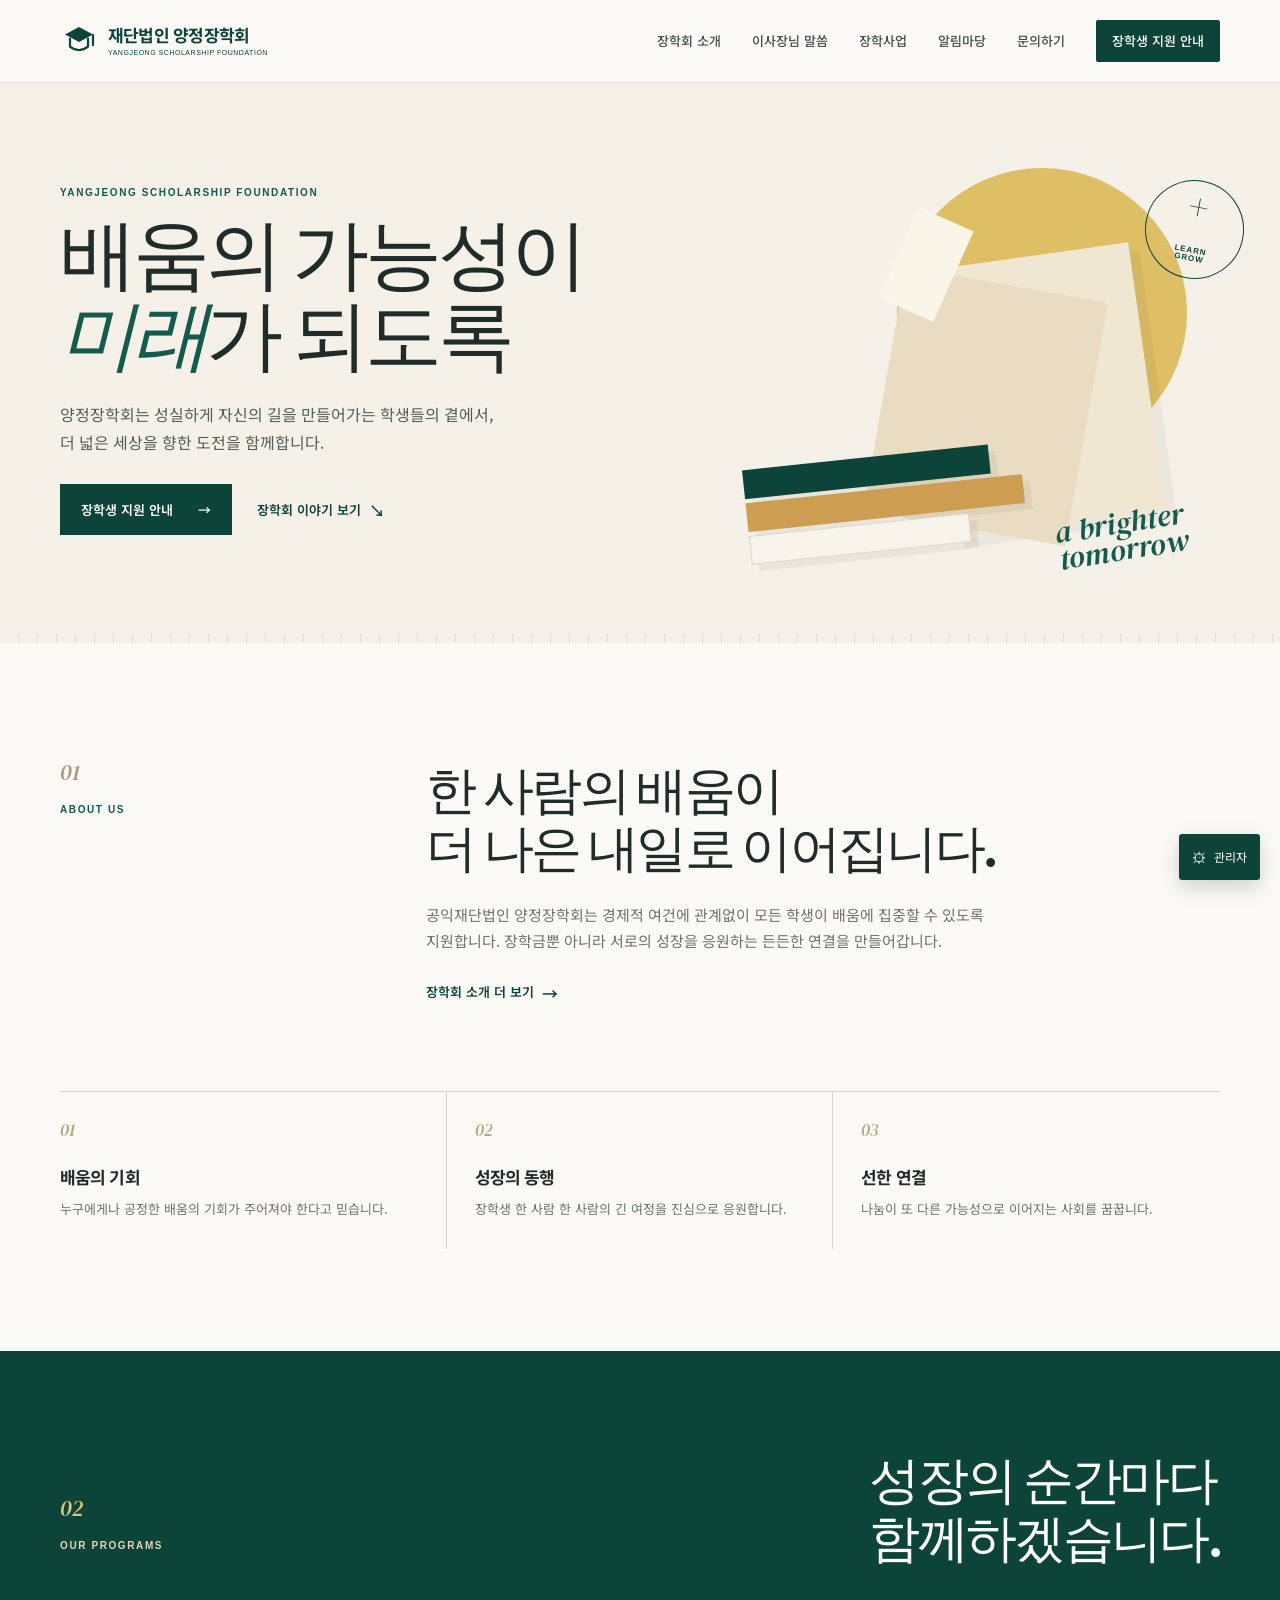
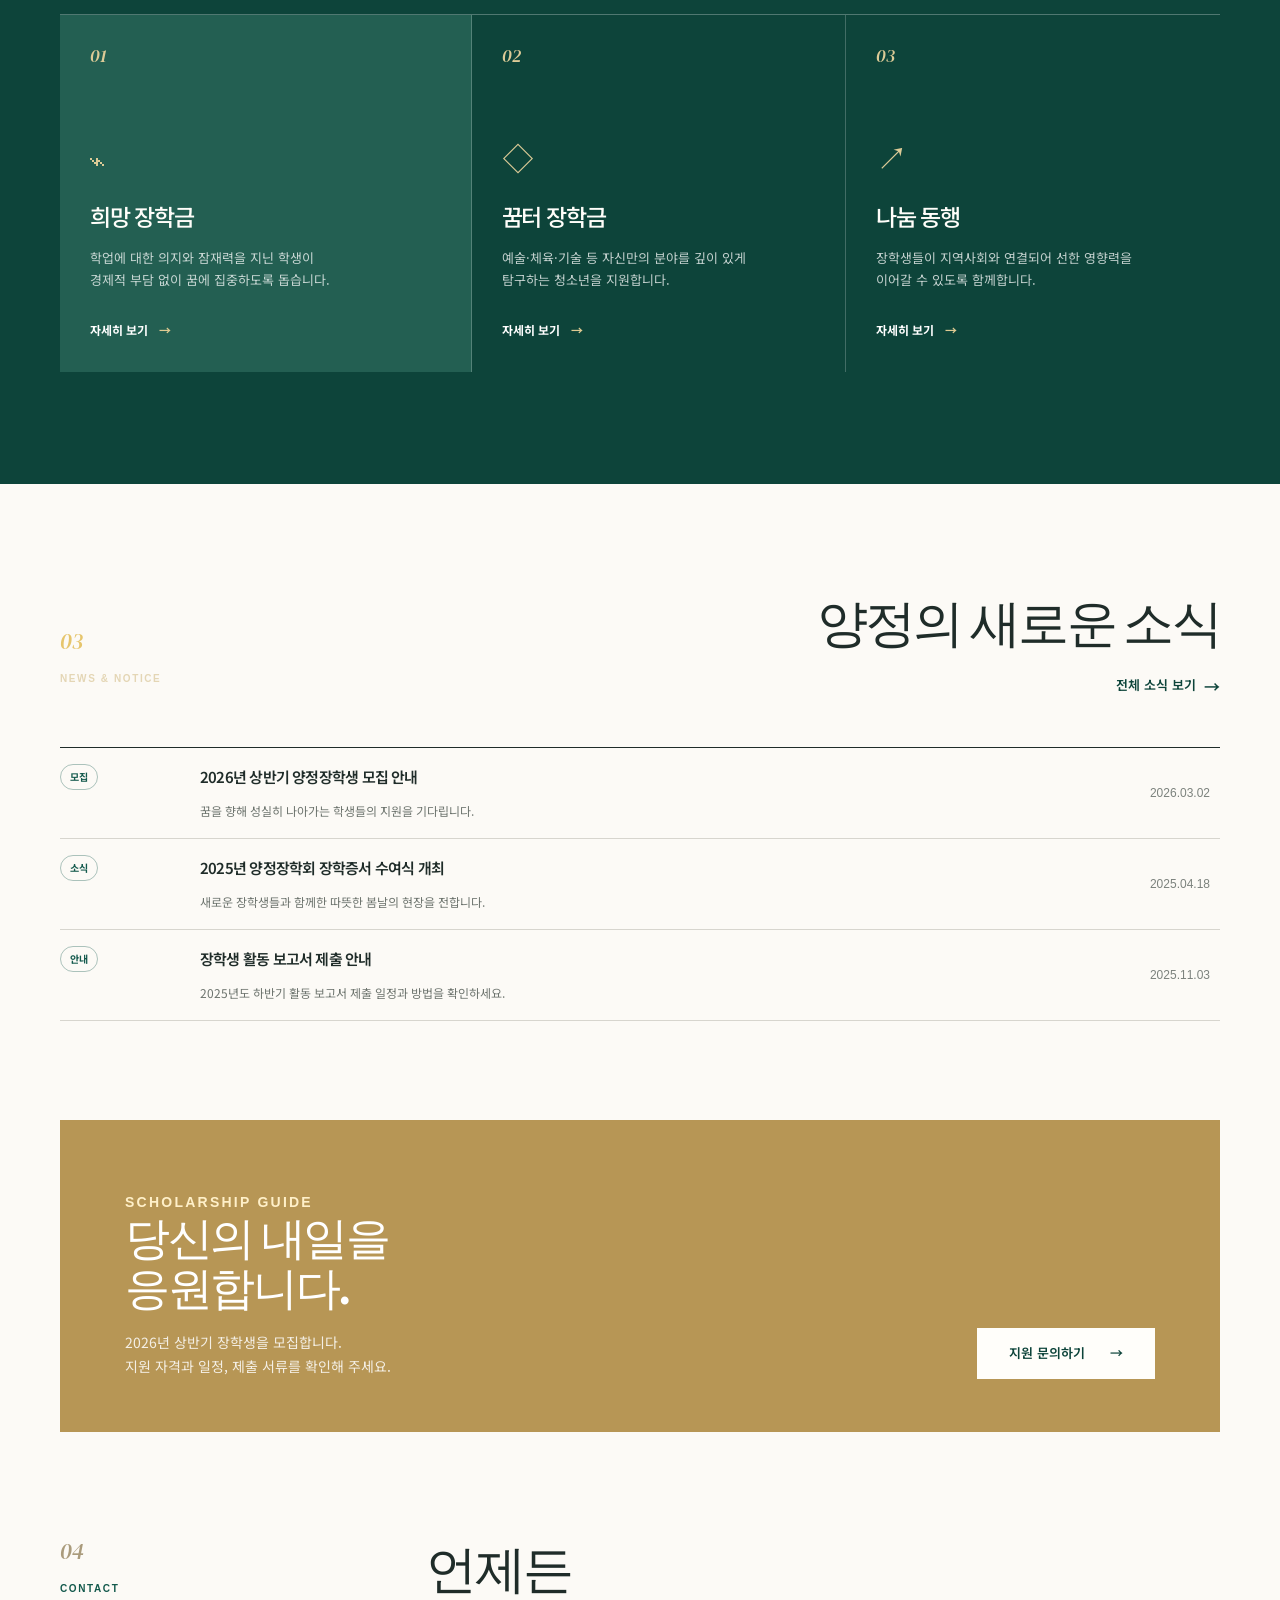
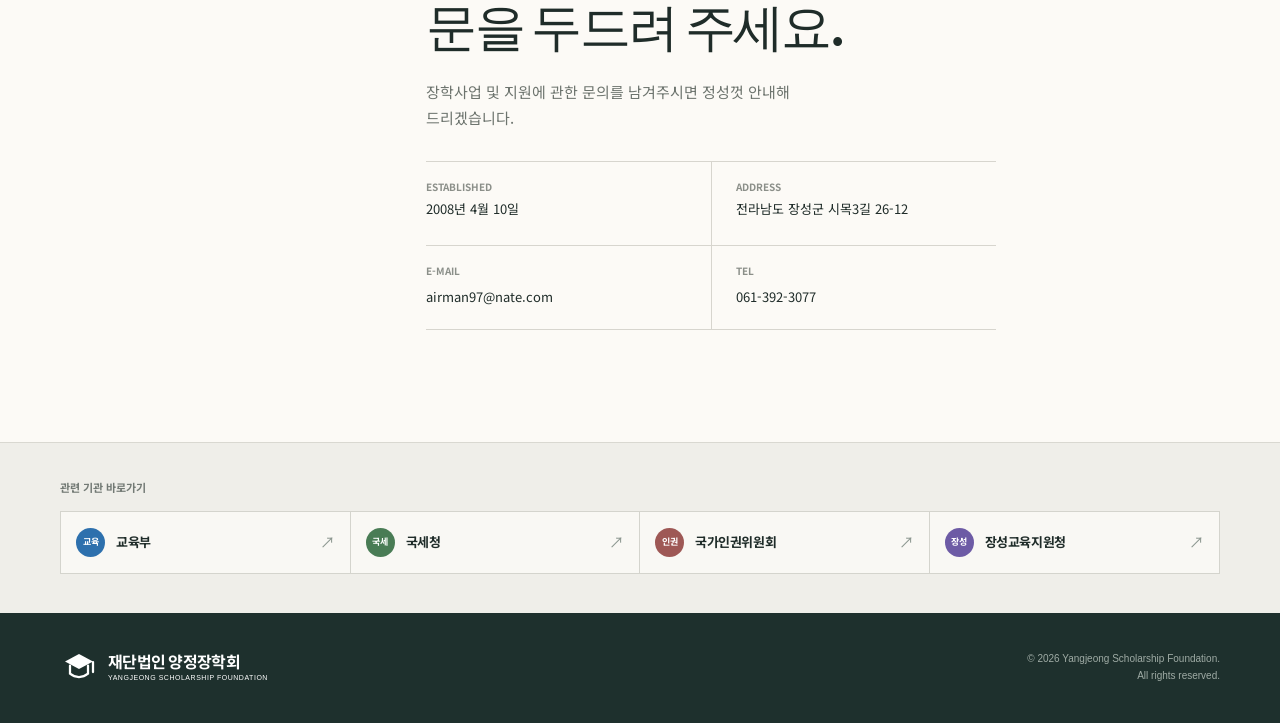
<file: index.html>
<!doctype html>
<html lang="ko">
  <head>
    <meta charset="UTF-8" />
    <meta name="viewport" content="width=device-width, initial-scale=1.0" />
    <meta name="description" content="재단법인 양정장학회 - 배움의 가능성이 미래가 되도록" />
    <title>재단법인 양정장학회</title>
    <link rel="preconnect" href="https://fonts.googleapis.com" />
    <link rel="preconnect" href="https://fonts.gstatic.com" crossorigin />
    <link href="https://fonts.googleapis.com/css2?family=DM+Serif+Display:ital@0;1&family=Noto+Sans+KR:wght@400;500;600;700&display=swap" rel="stylesheet" />
    <link rel="stylesheet" href="styles.css" />
  </head>
  <body>
    <a class="skip-link" href="#main">본문으로 바로가기</a>
    <header class="site-header" id="top">
      <div class="container header-inner">
        <a class="brand" href="#top" aria-label="양정장학회 첫 화면">
          <span class="brand-mark" aria-hidden="true">
            <svg viewBox="0 0 38 38" fill="none"><path d="M5 12.5 19 5l14 7.5-14 7.5L5 12.5Z" fill="currentColor"/><path d="M10 16.6v8.1c5.2 4.4 12.8 4.4 18 0v-8.1" stroke="currentColor" stroke-width="2.25" stroke-linecap="round"/><path d="M33 13v10" stroke="currentColor" stroke-width="2.25" stroke-linecap="round"/></svg>
          </span>
          <span><strong id="brand-name">양정장학회</strong><small>YANGJEONG SCHOLARSHIP FOUNDATION</small></span>
        </a>
        <button class="menu-toggle" type="button" aria-controls="primary-nav" aria-expanded="false"><span></span><span></span><span></span><em class="sr-only">메뉴 열기</em></button>
        <nav id="primary-nav" class="primary-nav" aria-label="주요 메뉴">
          <a href="#about">장학회 소개</a>
          <a href="chairman.html">이사장님 말씀</a>
          <a href="#program">장학사업</a>
          <a href="news.html">알림마당</a>
          <a href="#contact">문의하기</a>
          <a class="nav-cta" href="#apply">장학생 지원 안내</a>
        </nav>
      </div>
    </header>

    <main id="main">
      <section class="hero">
        <div class="container hero-grid">
          <div class="hero-copy">
            <p class="eyebrow" id="hero-kicker">YANGJEONG SCHOLARSHIP FOUNDATION</p>
            <h1 id="hero-title">배움의 가능성이<br /><em>미래</em>가 되도록</h1>
            <p class="hero-description" id="hero-description">양정장학회는 성실하게 자신의 길을 만들어가는 학생들의 곁에서, 더 넓은 세상을 향한 도전을 함께합니다.</p>
            <div class="hero-actions"><a class="button button-primary" href="#apply">장학생 지원 안내 <span aria-hidden="true">→</span></a><a class="text-link" href="#about">장학회 이야기 보기 <span aria-hidden="true">↘</span></a></div>
          </div>
          <div class="hero-art" aria-hidden="true">
            <div class="sun"></div><div class="paper paper-one"></div><div class="paper paper-two"></div><div class="paper paper-three"></div>
            <div class="book-stack"><div class="book book-1"></div><div class="book book-2"></div><div class="book book-3"></div></div>
            <div class="hero-seal"><span>+</span><small>LEARN<br/>GROW</small></div>
            <p class="art-caption">a brighter<br />tomorrow</p>
          </div>
        </div>
        <div class="hero-rule"></div>
      </section>

      <section class="intro-section" id="about">
        <div class="container section-grid">
          <div><p class="section-number">01</p><p class="eyebrow">ABOUT US</p></div>
          <div class="intro-content"><h2 id="about-title">한 사람의 배움이<br />더 나은 내일로 이어집니다.</h2><p id="about-body">공익재단법인 양정장학회는 경제적 여건에 관계없이 모든 학생이 배움에 집중할 수 있도록 지원합니다. 장학금뿐 아니라 서로의 성장을 응원하는 든든한 연결을 만들어갑니다.</p><a class="text-link" href="#contact">장학회 소개 더 보기 <span aria-hidden="true">→</span></a></div>
        </div>
        <div class="container value-list" id="value-list"></div>
      </section>

      <section class="program-section" id="program">
        <div class="container">
          <div class="section-heading"><div><p class="section-number">02</p><p class="eyebrow">OUR PROGRAMS</p></div><h2>성장의 순간마다<br />함께하겠습니다.</h2></div>
          <div class="program-grid">
            <article class="program-card feature-card"><span class="program-index">01</span><div><span class="program-icon">⌁</span><h3>희망 장학금</h3><p>학업에 대한 의지와 잠재력을 지닌 학생이 경제적 부담 없이 꿈에 집중하도록 돕습니다.</p><a href="#apply" aria-label="희망 장학금 지원 안내">자세히 보기 <span aria-hidden="true">→</span></a></div></article>
            <article class="program-card"><span class="program-index">02</span><div><span class="program-icon">◇</span><h3>꿈터 장학금</h3><p>예술·체육·기술 등 자신만의 분야를 깊이 있게 탐구하는 청소년을 지원합니다.</p><a href="#apply" aria-label="꿈터 장학금 지원 안내">자세히 보기 <span aria-hidden="true">→</span></a></div></article>
            <article class="program-card"><span class="program-index">03</span><div><span class="program-icon">↗</span><h3>나눔 동행</h3><p>장학생들이 지역사회와 연결되어 선한 영향력을 이어갈 수 있도록 함께합니다.</p><a href="#apply" aria-label="나눔 동행 지원 안내">자세히 보기 <span aria-hidden="true">→</span></a></div></article>
          </div>
        </div>
      </section>

      <section class="news-section" id="news">
        <div class="container section-heading news-heading"><div><p class="section-number">03</p><p class="eyebrow">NEWS &amp; NOTICE</p></div><div><h2>양정의 새로운 소식</h2><a class="text-link" href="news.html">전체 소식 보기 <span aria-hidden="true">→</span></a></div></div>
        <div class="container notice-list" id="notice-list" aria-live="polite"></div>
      </section>

      <section class="apply-section" id="apply">
        <div class="container apply-card"><div><p class="eyebrow">SCHOLARSHIP GUIDE</p><h2>당신의 내일을<br />응원합니다.</h2><p>2026년 상반기 장학생을 모집합니다.<br />지원 자격과 일정, 제출 서류를 확인해 주세요.</p></div><a class="button button-light" href="#contact">지원 문의하기 <span aria-hidden="true">→</span></a></div>
      </section>

      <section class="contact-section" id="contact">
        <div class="container section-grid contact-grid"><div><p class="section-number">04</p><p class="eyebrow">CONTACT</p></div><div class="contact-content"><h2 id="contact-title">언제든<br />문을 두드려 주세요.</h2><p id="contact-body">장학사업 및 지원에 관한 문의를 남겨주시면 정성껏 안내해 드리겠습니다.</p><div class="contact-details" id="contact-details"></div></div></div>
      </section>
    </main>

    <section class="partner-links" aria-label="관련 기관 바로가기"><div class="container"><p>관련 기관 바로가기</p><div class="partner-link-grid"><a href="https://www.moe.go.kr/" target="_blank" rel="noopener noreferrer"><span class="partner-mark partner-moe">교육</span><strong>교육부</strong><span aria-hidden="true">↗</span></a><a href="https://www.nts.go.kr/" target="_blank" rel="noopener noreferrer"><span class="partner-mark partner-nts">국세</span><strong>국세청</strong><span aria-hidden="true">↗</span></a><a href="https://www.humanrights.go.kr/" target="_blank" rel="noopener noreferrer"><span class="partner-mark partner-nhrc">인권</span><strong>국가인권위원회</strong><span aria-hidden="true">↗</span></a><a href="https://jsed.jne.go.kr/jsed/main.do" target="_blank" rel="noopener noreferrer"><span class="partner-mark partner-jsed">장성</span><strong>장성교육지원청</strong><span aria-hidden="true">↗</span></a></div></div></section>
    <footer class="site-footer"><div class="container footer-inner"><a class="brand footer-brand" href="#top"><span class="brand-mark" aria-hidden="true"><svg viewBox="0 0 38 38" fill="none"><path d="M5 12.5 19 5l14 7.5-14 7.5L5 12.5Z" fill="currentColor"/><path d="M10 16.6v8.1c5.2 4.4 12.8 4.4 18 0v-8.1" stroke="currentColor" stroke-width="2.25" stroke-linecap="round"/><path d="M33 13v10" stroke="currentColor" stroke-width="2.25" stroke-linecap="round"/></svg></span><span><strong id="footer-name">양정장학회</strong><small>YANGJEONG SCHOLARSHIP FOUNDATION</small></span></a><p>© <span id="year"></span> Yangjeong Scholarship Foundation.<br />All rights reserved.</p></div></footer>

    <button class="admin-trigger" type="button" id="admin-trigger" aria-haspopup="dialog"><span aria-hidden="true">⚙</span> 관리자</button>
    <div class="modal-backdrop" id="modal-backdrop" hidden></div>
    <section class="admin-panel" id="admin-panel" aria-label="홈페이지 관리자" aria-modal="true" role="dialog" hidden>
      <div class="admin-panel-header"><div><p class="eyebrow">ADMIN MODE</p><h2>홈페이지 관리</h2></div><button class="icon-button" type="button" id="close-admin" aria-label="관리자 창 닫기">×</button></div>
      <div class="admin-login" id="admin-login"><div class="login-mark" aria-hidden="true">+</div><h3>관리자 로그인</h3><form id="login-form"><label for="admin-password">비밀번호</label><div class="password-row"><input id="admin-password" type="password" autocomplete="current-password" placeholder="비밀번호 입력" required /><button class="button button-primary" type="submit">입장</button></div><p class="form-message" id="login-message" role="alert"></p></form></div>
      <form class="admin-editor" id="admin-editor" hidden>
        <div class="editor-note"><span aria-hidden="true">●</span> 수정 내용은 이 브라우저에 자동 저장됩니다.</div>
        <fieldset><legend>첫 화면</legend><label for="edit-org">단체명</label><input id="edit-org" name="organizationName" required /><label for="edit-kicker">영문 문구</label><input id="edit-kicker" name="heroKicker" required /><label for="edit-title">큰 제목</label><textarea id="edit-title" name="heroTitle" rows="2" required></textarea><label for="edit-desc">소개 문구</label><textarea id="edit-desc" name="heroDescription" rows="3" required></textarea></fieldset>
        <fieldset><legend>장학회 소개</legend><label for="edit-about-title">제목</label><textarea id="edit-about-title" name="aboutTitle" rows="2" required></textarea><label for="edit-about-body">본문</label><textarea id="edit-about-body" name="aboutBody" rows="4" required></textarea></fieldset>
        <fieldset><legend>문의처</legend><label for="edit-contact-title">제목</label><textarea id="edit-contact-title" name="contactTitle" rows="2" required></textarea><label for="edit-contact-body">안내 문구</label><textarea id="edit-contact-body" name="contactBody" rows="3" required></textarea><label for="edit-foundation-date">설립일</label><input id="edit-foundation-date" name="foundationDate" required /><label for="edit-address">주소</label><input id="edit-address" name="address" required /><label for="edit-email">이메일</label><input id="edit-email" name="email" type="email" required /><label for="edit-phone">전화</label><input id="edit-phone" name="phone" required /></fieldset>
        <fieldset><legend>이사장님 말씀</legend><p class="field-help">별도 이사장님 말씀 페이지에 표시됩니다.</p><label for="edit-chairman-name">성함</label><input id="edit-chairman-name" name="chairmanName" required /><label for="edit-chairman-title">직함</label><input id="edit-chairman-title" name="chairmanTitle" required /><label for="edit-chairman-message">말씀</label><textarea id="edit-chairman-message" name="chairmanMessage" rows="12" required></textarea></fieldset>
        <fieldset class="notice-editor"><div class="legend-row"><legend>공지사항</legend><button class="mini-button" type="button" id="add-notice">+ 공지 추가</button></div><div id="notice-editor-list"></div></fieldset>
        <div class="editor-actions"><button class="button button-primary" type="submit">변경사항 저장</button><button class="reset-button" type="button" id="reset-data">기본 내용으로 되돌리기</button></div>
      </form>
    </section>
    <div class="toast" id="toast" role="status" aria-live="polite"></div>
    <script src="site-config.js"></script>
    <script src="app.js"></script>
  </body>
</html>
</file>
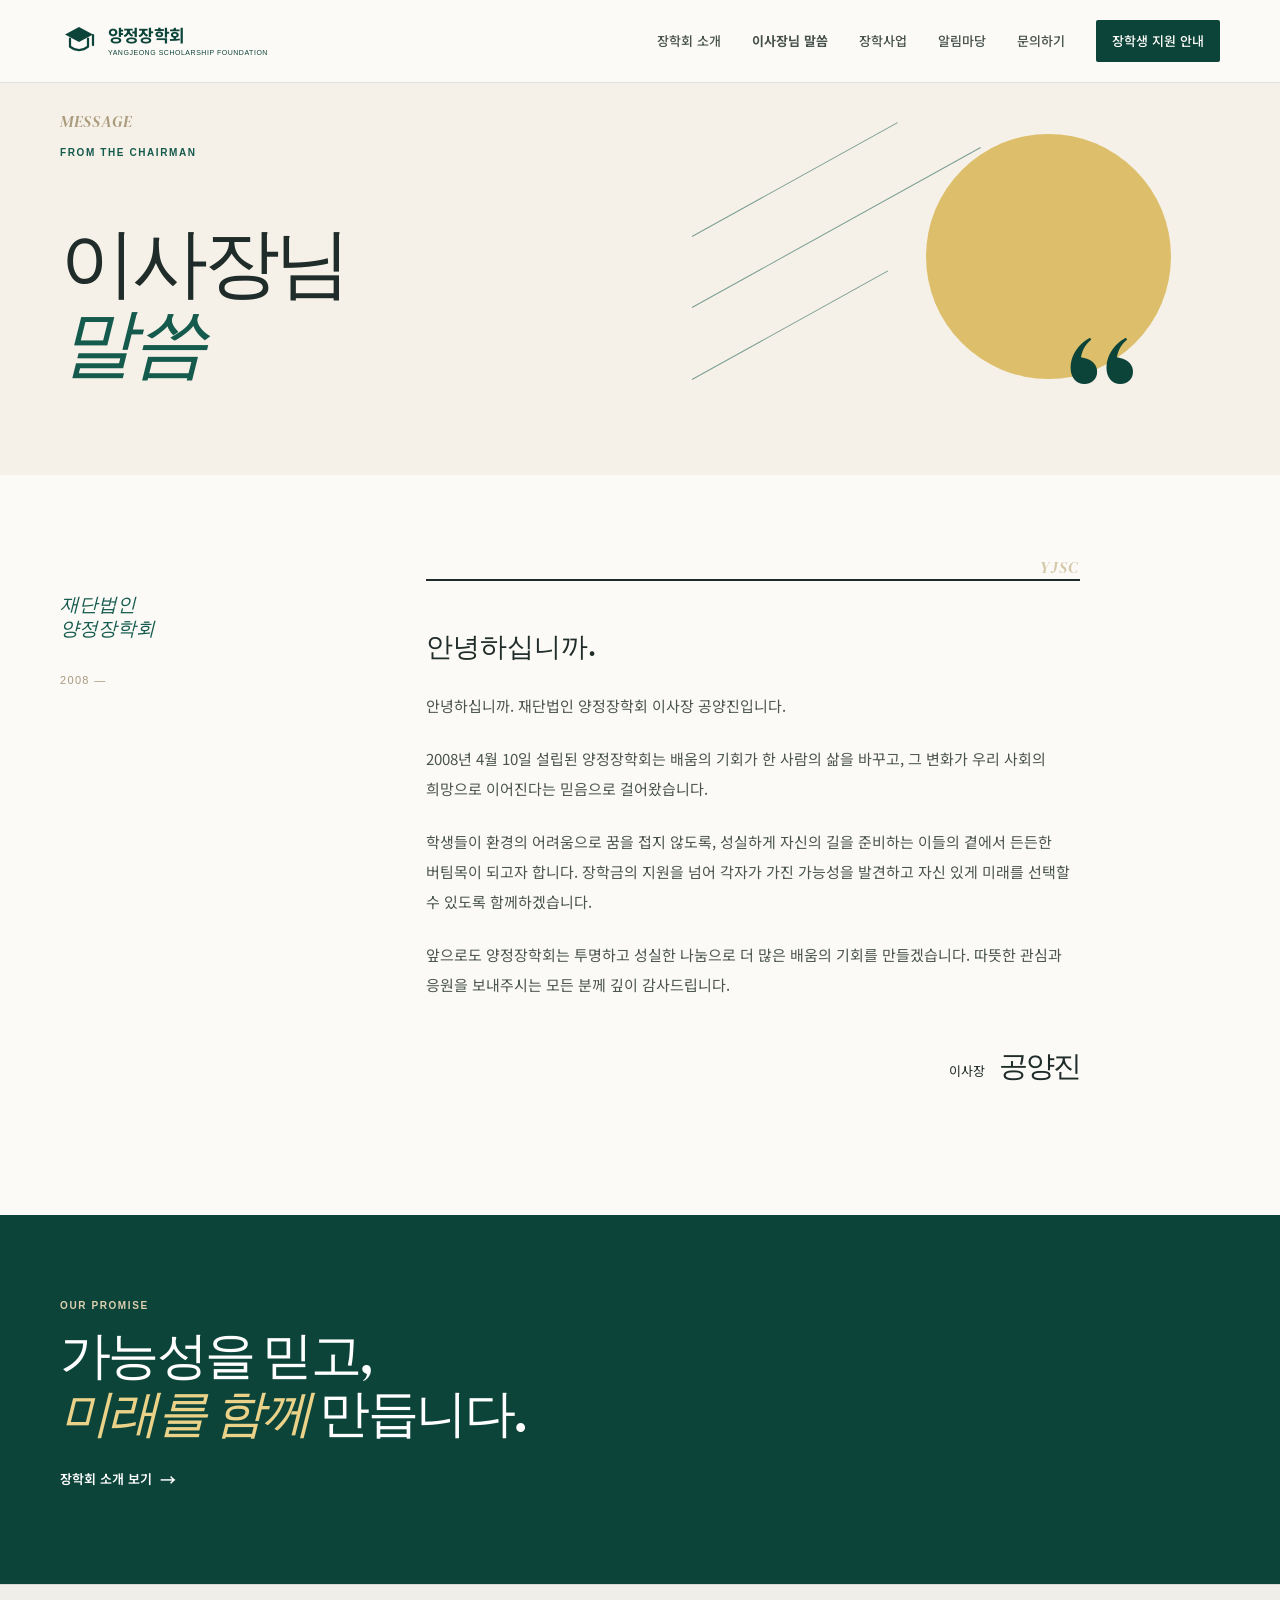
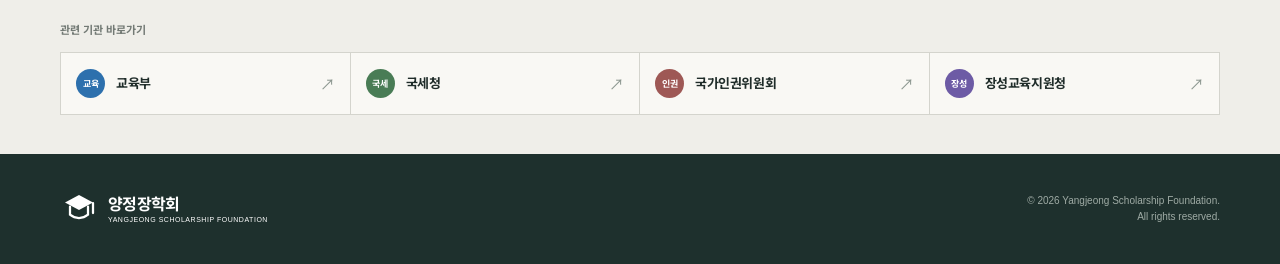
<file: chairman.html>
<!doctype html>
<html lang="ko">
  <head>
    <meta charset="UTF-8" />
    <meta name="viewport" content="width=device-width, initial-scale=1.0" />
    <meta name="description" content="재단법인 양정장학회 이사장님 말씀" />
    <title>이사장님 말씀 | 재단법인 양정장학회</title>
    <link rel="preconnect" href="https://fonts.googleapis.com" />
    <link rel="preconnect" href="https://fonts.gstatic.com" crossorigin />
    <link href="https://fonts.googleapis.com/css2?family=DM+Serif+Display:ital@0;1&family=Noto+Sans+KR:wght@400;500;600;700&display=swap" rel="stylesheet" />
    <link rel="stylesheet" href="styles.css" />
  </head>
  <body class="chairman-page">
    <a class="skip-link" href="#main">본문으로 바로가기</a>
    <header class="site-header" id="top">
      <div class="container header-inner">
        <a class="brand" href="index.html" aria-label="양정장학회 첫 화면">
          <span class="brand-mark" aria-hidden="true"><svg viewBox="0 0 38 38" fill="none"><path d="M5 12.5 19 5l14 7.5-14 7.5L5 12.5Z" fill="currentColor"/><path d="M10 16.6v8.1c5.2 4.4 12.8 4.4 18 0v-8.1" stroke="currentColor" stroke-width="2.25" stroke-linecap="round"/><path d="M33 13v10" stroke="currentColor" stroke-width="2.25" stroke-linecap="round"/></svg></span>
          <span><strong id="brand-name">양정장학회</strong><small>YANGJEONG SCHOLARSHIP FOUNDATION</small></span>
        </a>
        <button class="menu-toggle" type="button" aria-controls="primary-nav" aria-expanded="false"><span></span><span></span><span></span><em class="sr-only">메뉴 열기</em></button>
        <nav id="primary-nav" class="primary-nav" aria-label="주요 메뉴">
          <a href="index.html#about">장학회 소개</a>
          <a class="is-current" href="chairman.html" aria-current="page">이사장님 말씀</a>
          <a href="index.html#program">장학사업</a>
          <a href="news.html">알림마당</a>
          <a href="index.html#contact">문의하기</a>
          <a class="nav-cta" href="index.html#apply">장학생 지원 안내</a>
        </nav>
      </div>
    </header>

    <main id="main">
      <section class="chairman-hero">
        <div class="container chairman-hero-grid">
          <div><p class="section-number">MESSAGE</p><p class="eyebrow">FROM THE CHAIRMAN</p><h1>이사장님<br /><em>말씀</em></h1></div>
          <div class="chairman-hero-art" aria-hidden="true"><div class="sun"></div><div class="chairman-line line-one"></div><div class="chairman-line line-two"></div><div class="chairman-line line-three"></div><div class="chairman-quote">“</div></div>
        </div>
      </section>

      <section class="message-section">
        <div class="container message-layout">
          <aside class="message-aside"><p>재단법인<br />양정장학회</p><span>2008 —</span></aside>
          <article class="message-paper"><p class="message-greeting">안녕하십니까.</p><div class="message-text" id="chairman-message"></div><div class="signature"><span id="chairman-title">이사장</span><strong id="chairman-name">공양진</strong></div></article>
        </div>
      </section>

      <section class="chairman-closing"><div class="container"><p class="eyebrow">OUR PROMISE</p><p>가능성을 믿고,<br /><em>미래를 함께</em> 만듭니다.</p><a class="text-link" href="index.html#about">장학회 소개 보기 <span aria-hidden="true">→</span></a></div></section>
    </main>

    <section class="partner-links" aria-label="관련 기관 바로가기"><div class="container"><p>관련 기관 바로가기</p><div class="partner-link-grid"><a href="https://www.moe.go.kr/" target="_blank" rel="noopener noreferrer"><span class="partner-mark partner-moe">교육</span><strong>교육부</strong><span aria-hidden="true">↗</span></a><a href="https://www.nts.go.kr/" target="_blank" rel="noopener noreferrer"><span class="partner-mark partner-nts">국세</span><strong>국세청</strong><span aria-hidden="true">↗</span></a><a href="https://www.humanrights.go.kr/" target="_blank" rel="noopener noreferrer"><span class="partner-mark partner-nhrc">인권</span><strong>국가인권위원회</strong><span aria-hidden="true">↗</span></a><a href="https://jsed.jne.go.kr/jsed/main.do" target="_blank" rel="noopener noreferrer"><span class="partner-mark partner-jsed">장성</span><strong>장성교육지원청</strong><span aria-hidden="true">↗</span></a></div></div></section>
    <footer class="site-footer"><div class="container footer-inner"><a class="brand footer-brand" href="index.html"><span class="brand-mark" aria-hidden="true"><svg viewBox="0 0 38 38" fill="none"><path d="M5 12.5 19 5l14 7.5-14 7.5L5 12.5Z" fill="currentColor"/><path d="M10 16.6v8.1c5.2 4.4 12.8 4.4 18 0v-8.1" stroke="currentColor" stroke-width="2.25" stroke-linecap="round"/><path d="M33 13v10" stroke="currentColor" stroke-width="2.25" stroke-linecap="round"/></svg></span><span><strong id="footer-name">양정장학회</strong><small>YANGJEONG SCHOLARSHIP FOUNDATION</small></span></a><p>© <span id="year"></span> Yangjeong Scholarship Foundation.<br />All rights reserved.</p></div></footer>
    <script src="site-config.js"></script>
    <script src="chairman.js"></script>
  </body>
</html>
</file>
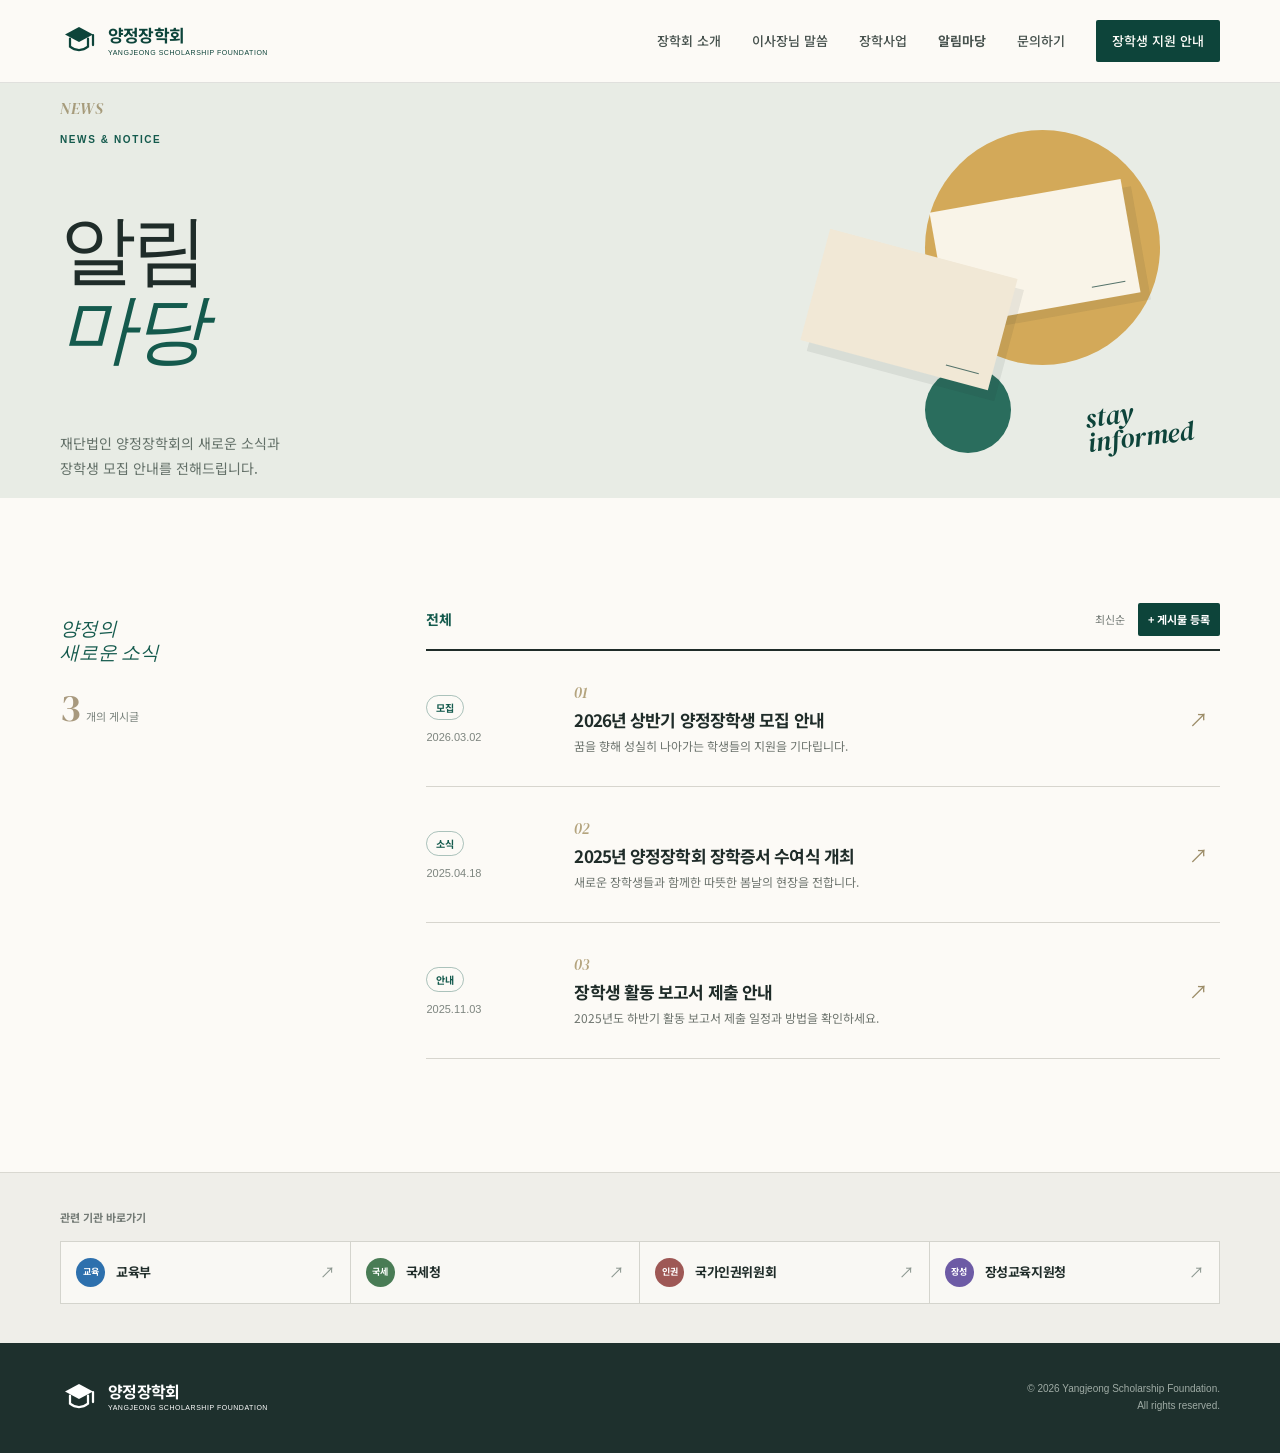
<file: news.html>
<!doctype html>
<html lang="ko">
  <head>
    <meta charset="UTF-8" />
    <meta name="viewport" content="width=device-width, initial-scale=1.0" />
    <meta name="description" content="재단법인 양정장학회 알림마당" />
    <title>알림마당 | 재단법인 양정장학회</title>
    <link rel="preconnect" href="https://fonts.googleapis.com" />
    <link rel="preconnect" href="https://fonts.gstatic.com" crossorigin />
    <link href="https://fonts.googleapis.com/css2?family=DM+Serif+Display:ital@0;1&family=Noto+Sans+KR:wght@400;500;600;700&display=swap" rel="stylesheet" />
    <link rel="stylesheet" href="styles.css" />
  </head>
  <body class="news-page">
    <a class="skip-link" href="#main">본문으로 바로가기</a>
    <header class="site-header" id="top">
      <div class="container header-inner">
        <a class="brand" href="index.html" aria-label="양정장학회 첫 화면"><span class="brand-mark" aria-hidden="true"><svg viewBox="0 0 38 38" fill="none"><path d="M5 12.5 19 5l14 7.5-14 7.5L5 12.5Z" fill="currentColor"/><path d="M10 16.6v8.1c5.2 4.4 12.8 4.4 18 0v-8.1" stroke="currentColor" stroke-width="2.25" stroke-linecap="round"/><path d="M33 13v10" stroke="currentColor" stroke-width="2.25" stroke-linecap="round"/></svg></span><span><strong id="brand-name">양정장학회</strong><small>YANGJEONG SCHOLARSHIP FOUNDATION</small></span></a>
        <button class="menu-toggle" type="button" aria-controls="primary-nav" aria-expanded="false"><span></span><span></span><span></span><em class="sr-only">메뉴 열기</em></button>
        <nav id="primary-nav" class="primary-nav" aria-label="주요 메뉴"><a href="index.html#about">장학회 소개</a><a href="chairman.html">이사장님 말씀</a><a href="index.html#program">장학사업</a><a class="is-current" href="news.html" aria-current="page">알림마당</a><a href="index.html#contact">문의하기</a><a class="nav-cta" href="index.html#apply">장학생 지원 안내</a></nav>
      </div>
    </header>

    <main id="main">
      <section class="news-page-hero"><div class="container news-page-hero-grid"><div><p class="section-number">NEWS</p><p class="eyebrow">NEWS &amp; NOTICE</p><h1>알림<br /><em>마당</em></h1><p>재단법인 양정장학회의 새로운 소식과<br />장학생 모집 안내를 전해드립니다.</p></div><div class="news-page-art" aria-hidden="true"><div class="news-orb orb-one"></div><div class="news-orb orb-two"></div><div class="news-ticket ticket-one"></div><div class="news-ticket ticket-two"></div><div class="news-art-text">stay<br />informed</div></div></div></section>
      <section class="news-archive"><div class="container news-archive-layout"><aside class="news-archive-aside"><p>양정의<br />새로운 소식</p><span id="notice-count">0</span><small>개의 게시글</small></aside><div><div class="news-archive-heading"><p>전체</p><div><span>최신순</span><button class="post-trigger" id="post-trigger" type="button">+ 게시물 등록</button></div></div><div class="news-archive-list" id="news-archive-list" aria-live="polite"></div></div></div></section>
    </main>

    <section class="partner-links" aria-label="관련 기관 바로가기"><div class="container"><p>관련 기관 바로가기</p><div class="partner-link-grid"><a href="https://www.moe.go.kr/" target="_blank" rel="noopener noreferrer"><span class="partner-mark partner-moe">교육</span><strong>교육부</strong><span aria-hidden="true">↗</span></a><a href="https://www.nts.go.kr/" target="_blank" rel="noopener noreferrer"><span class="partner-mark partner-nts">국세</span><strong>국세청</strong><span aria-hidden="true">↗</span></a><a href="https://www.humanrights.go.kr/" target="_blank" rel="noopener noreferrer"><span class="partner-mark partner-nhrc">인권</span><strong>국가인권위원회</strong><span aria-hidden="true">↗</span></a><a href="https://jsed.jne.go.kr/jsed/main.do" target="_blank" rel="noopener noreferrer"><span class="partner-mark partner-jsed">장성</span><strong>장성교육지원청</strong><span aria-hidden="true">↗</span></a></div></div></section>
    <footer class="site-footer"><div class="container footer-inner"><a class="brand footer-brand" href="index.html"><span class="brand-mark" aria-hidden="true"><svg viewBox="0 0 38 38" fill="none"><path d="M5 12.5 19 5l14 7.5-14 7.5L5 12.5Z" fill="currentColor"/><path d="M10 16.6v8.1c5.2 4.4 12.8 4.4 18 0v-8.1" stroke="currentColor" stroke-width="2.25" stroke-linecap="round"/><path d="M33 13v10" stroke="currentColor" stroke-width="2.25" stroke-linecap="round"/></svg></span><span><strong id="footer-name">양정장학회</strong><small>YANGJEONG SCHOLARSHIP FOUNDATION</small></span></a><p>© <span id="year"></span> Yangjeong Scholarship Foundation.<br />All rights reserved.</p></div></footer>
    <div class="modal-backdrop" id="post-backdrop" hidden></div>
    <section class="post-panel" id="post-panel" aria-label="게시물 등록" aria-modal="true" role="dialog" hidden><div class="admin-panel-header"><div><p class="eyebrow">NOTICE POST</p><h2>게시물 등록</h2></div><button class="icon-button" id="close-post-panel" type="button" aria-label="게시물 등록 창 닫기">×</button></div><form class="post-form" id="post-form"><p class="editor-note"><span aria-hidden="true">●</span> 등록한 게시물은 알림마당과 첫 화면에 바로 표시됩니다.</p><label for="post-password">관리자 비밀번호</label><input id="post-password" name="password" type="password" autocomplete="current-password" required /><label for="post-category">구분</label><select id="post-category" name="category"><option>공지</option><option>모집</option><option>소식</option><option>안내</option></select><label for="post-title">제목</label><input id="post-title" name="title" maxlength="100" required /><label for="post-content">내용</label><textarea id="post-content" name="content" rows="7" maxlength="1000" required></textarea><label for="post-attachment">첨부파일 <span class="optional">(선택 · 2MB 이하)</span></label><input id="post-attachment" name="attachment" type="file" accept=".pdf,.hwp,.hwpx,.doc,.docx,.xls,.xlsx,.ppt,.pptx,.png,.jpg,.jpeg" /><small class="file-help">PDF, 한글·오피스 문서, JPG·PNG 파일을 첨부할 수 있습니다.</small><label for="post-date">게시일</label><input id="post-date" name="date" type="date" required /><p class="form-message" id="post-message" role="alert"></p><button class="button button-primary" type="submit">게시물 올리기 <span aria-hidden="true">→</span></button></form></section>
    <div class="toast" id="post-toast" role="status" aria-live="polite">게시물을 등록했습니다.</div>
    <script src="site-config.js"></script>
    <script src="news.js"></script>
  </body>
</html>
</file>
<file: styles.css>
:root { --ink:#1f2c29; --green:#145a4d; --deep:#0d443a; --cream:#f6f1e8; --paper:#fcfaf6; --line:#d7d5ce; --muted:#6d746e; --gold:#e6c56c; --white:#fffefa; --serif:"DM Serif Display", Georgia, serif; --sans:"Noto Sans KR", Arial, sans-serif; }
* { box-sizing:border-box; }
html { scroll-behavior:smooth; }
body { margin:0; color:var(--ink); background:var(--paper); font-family:var(--sans); font-size:15px; line-height:1.75; }
button, input, textarea { font:inherit; }
button { cursor:pointer; }
a { color:inherit; text-decoration:none; }
.container { width:min(1160px, calc(100% - 48px)); margin:0 auto; }
.sr-only { position:absolute; width:1px; height:1px; padding:0; margin:-1px; overflow:hidden; clip:rect(0,0,0,0); white-space:nowrap; border:0; }
.skip-link { position:fixed; top:-50px; left:16px; z-index:100; padding:9px 14px; color:#fff; background:var(--deep); border-radius:0 0 5px 5px; transition:top .2s; }.skip-link:focus { top:0; }
.site-header { position:sticky; top:0; z-index:20; background:rgba(252,250,246,.95); backdrop-filter:blur(12px); border-bottom:1px solid rgba(31,44,41,.12); }
.header-inner { min-height:82px; display:flex; align-items:center; justify-content:space-between; gap:30px; }
.brand { display:inline-flex; gap:10px; align-items:center; color:var(--deep); line-height:1.2; }.brand-mark { display:grid; width:38px; height:38px; place-items:center; color:var(--deep); }.brand-mark svg { width:100%; }.brand strong { display:block; font-size:17px; letter-spacing:-.045em; }.brand small { display:block; margin-top:3px; font-family:Arial,sans-serif; font-size:7px; letter-spacing:.075em; white-space:nowrap; }
.primary-nav { display:flex; align-items:center; gap:31px; font-size:13px; font-weight:500; }.primary-nav > a:not(.nav-cta) { color:#46514d; }.primary-nav > a:not(.nav-cta):hover { color:var(--deep); }.nav-cta { padding:10px 16px; color:var(--white); background:var(--deep); border-radius:2px; }.nav-cta:hover { background:var(--green); }
.menu-toggle { display:none; padding:7px; color:var(--deep); border:0; background:transparent; }.menu-toggle span { display:block; width:23px; height:1.5px; margin:5px; background:currentColor; }
.hero { position:relative; overflow:hidden; background:var(--cream); }.hero-grid { min-height:560px; display:grid; grid-template-columns:1.05fr .95fr; align-items:center; }.hero-copy { position:relative; z-index:2; padding:85px 0 90px; }.eyebrow { margin:0 0 14px; color:var(--green); font:600 10px/1.4 Arial,sans-serif; letter-spacing:.16em; }.hero h1, h2, h3 { margin:0; letter-spacing:-.052em; }.hero h1 { max-width:610px; font-family:var(--serif); font-size:clamp(48px, 6vw, 78px); font-weight:400; line-height:1.06; }.hero h1 em { color:var(--green); font-style:italic; }.hero-description { max-width:448px; margin:24px 0 28px; color:#52605a; font-size:16px; word-break:keep-all; }.hero-actions { display:flex; align-items:center; flex-wrap:wrap; gap:25px; }.button { display:inline-flex; align-items:center; justify-content:center; gap:25px; min-height:51px; padding:13px 20px; font-size:13px; font-weight:600; transition:transform .18s, background .18s; }.button:hover { transform:translateY(-2px); }.button-primary { color:#fff; border:1px solid var(--deep); background:var(--deep); }.button-primary:hover { background:var(--green); }.text-link { display:inline-flex; gap:8px; align-items:center; color:var(--deep); font-size:13px; font-weight:600; }.text-link span { font-size:16px; transition:transform .2s; }.text-link:hover span { transform:translateX(4px); }
.hero-art { position:relative; height:100%; min-height:560px; }.sun { position:absolute; top:85px; right:6%; width:290px; height:290px; border-radius:50%; background:#dfbf65; }.paper { position:absolute; background:#f0e7d3; transform:rotate(-8deg); }.paper-one { width:215px; height:270px; top:173px; right:13%; box-shadow:10px 10px 0 rgba(31,44,41,.05); }.paper-two { width:205px; height:247px; top:200px; right:24%; background:#e9dcc2; transform:rotate(10deg); }.paper-three { width:60px; height:99px; top:132px; right:48%; background:#faf5e9; transform:rotate(24deg); }.book-stack { position:absolute; bottom:93px; left:14%; width:290px; transform:rotate(-6deg); }.book { height:29px; margin-top:4px; box-shadow:7px 7px 0 rgba(31,44,41,.06); }.book-1 { width:247px; background:var(--deep); }.book-2 { width:278px; background:#cd9e52; }.book-3 { width:221px; background:#f8f4eb; border:1px solid rgba(31,44,41,.14); }.hero-seal { position:absolute; top:97px; right:-24px; display:grid; place-items:center; width:99px; height:99px; color:var(--deep); border:1px solid var(--deep); border-radius:50%; transform:rotate(11deg); }.hero-seal span { font-family:var(--serif); font-size:36px; line-height:24px; }.hero-seal small { font:600 8px/1.1 Arial,sans-serif; letter-spacing:.12em; text-align:center; }.art-caption { position:absolute; right:6%; bottom:80px; margin:0; color:var(--green); font:italic 30px/.9 var(--serif); transform:rotate(-9deg); }.hero-rule { position:absolute; right:0; bottom:0; left:0; height:9px; background:repeating-linear-gradient(90deg, transparent 0 18px, rgba(20,90,77,.12) 18px 19px); }
.intro-section { padding:118px 0 102px; }.section-grid { display:grid; grid-template-columns:29% 1fr; gap:30px; }.section-number { margin:0 0 20px; color:#aa9b7c; font:italic 22px/1 var(--serif); }.section-grid .eyebrow { margin:0; }.intro-content { max-width:650px; }.intro-content h2, .section-heading h2, .contact-content h2 { font-family:var(--serif); font-weight:400; font-size:clamp(35px,4vw,52px); line-height:1.14; }.intro-content > p { max-width:570px; margin:24px 0; color:var(--muted); word-break:keep-all; }.value-list { display:grid; grid-template-columns:repeat(3, 1fr); margin-top:84px; border-top:1px solid var(--line); }.value-item { position:relative; min-height:157px; padding:26px 28px 18px 0; border-right:1px solid var(--line); }.value-item:not(:first-child) { padding-left:28px; }.value-item:last-child { border-right:0; }.value-num { display:block; margin-bottom:20px; color:#b7a77f; font:italic 17px var(--serif); }.value-item h3 { margin-bottom:7px; font-size:17px; font-weight:700; }.value-item p { margin:0; color:var(--muted); font-size:13px; line-height:1.65; word-break:keep-all; }
.program-section { padding:100px 0 112px; color:var(--white); background:var(--deep); }.section-heading { display:flex; justify-content:space-between; align-items:flex-end; gap:30px; margin-bottom:47px; }.section-heading .section-number { color:var(--gold); }.section-heading .eyebrow { color:#e4d6b5; }.section-heading h2 { max-width:520px; }.program-grid { display:grid; grid-template-columns:1.1fr 1fr 1fr; border-top:1px solid rgba(255,255,255,.28); }.program-card { display:flex; flex-direction:column; justify-content:space-between; min-height:357px; padding:28px 30px 30px; border-right:1px solid rgba(255,255,255,.22); }.program-card:last-child { border:0; }.program-card.feature-card { background:#235f52; }.program-index { color:#ddcb97; font:italic 18px var(--serif); }.program-icon { display:block; margin-bottom:21px; color:#ddcb97; font:32px/1 var(--serif); }.program-card h3 { margin-bottom:10px; font-size:23px; font-weight:500; }.program-card p { max-width:258px; margin:0 0 24px; color:rgba(255,255,255,.75); font-size:13px; line-height:1.75; word-break:keep-all; }.program-card a { color:#fff; font-size:12px; font-weight:700; }.program-card a span { margin-left:8px; color:#dfca92; }
.news-section { padding:110px 0 99px; }.news-heading { align-items:flex-end; }.news-heading > div:last-child { display:flex; flex-direction:column; align-items:flex-end; gap:19px; }.notice-list { border-top:1px solid var(--ink); }.notice { display:grid; grid-template-columns:120px 1fr auto; align-items:center; min-height:91px; gap:20px; padding:15px 10px 15px 0; border-bottom:1px solid var(--line); transition:background .18s, padding .18s; }.notice:hover { padding-left:13px; background:#f6f2e9; }.notice-tag { display:inline-flex; width:max-content; padding:3px 9px; color:var(--green); border:1px solid rgba(20,90,77,.35); border-radius:20px; font-size:10px; font-weight:700; }.notice h3 { overflow:hidden; font-family:var(--sans); font-size:15px; font-weight:600; line-height:1.5; text-overflow:ellipsis; white-space:nowrap; }.notice p { grid-column:2; margin:-12px 0 0; color:var(--muted); font-size:12px; overflow:hidden; text-overflow:ellipsis; white-space:nowrap; }.notice time { grid-column:3; grid-row:1 / span 2; color:#7c827d; font:12px Arial,sans-serif; }
.apply-section { padding:0 0 108px; }.apply-card { display:flex; justify-content:space-between; align-items:flex-end; gap:30px; padding:53px 65px; color:#fff; background:#b79655; }.apply-card .eyebrow { color:#fff0c9; }.apply-card h2 { font-family:var(--serif); font-size:45px; font-weight:400; line-height:1.1; }.apply-card p { margin:18px 0 0; color:rgba(255,255,255,.85); font-size:14px; line-height:1.7; }.button-light { min-width:178px; color:var(--deep); background:var(--white); }
.contact-section { padding:0 0 112px; }.contact-content > p { max-width:445px; margin:22px 0 30px; color:var(--muted); word-break:keep-all; }.contact-details { display:grid; grid-template-columns:1fr 1fr; max-width:570px; border-top:1px solid var(--line); }.contact-detail { min-height:84px; padding:16px 24px 16px 0; border-bottom:1px solid var(--line); }.contact-detail:nth-child(even) { padding-left:24px; border-left:1px solid var(--line); }.contact-detail span { display:block; margin-bottom:3px; color:#8b8f89; font-size:10px; font-weight:700; }.contact-detail a, .contact-detail p { margin:0; color:var(--ink); font-size:13px; line-height:1.6; word-break:break-all; }.site-footer { padding:36px 0; color:#c9d3cf; background:#1e302d; }.footer-inner { display:flex; align-items:center; justify-content:space-between; gap:20px; }.footer-brand,.footer-brand .brand-mark { color:#fff; }.footer-brand strong { font-size:16px; }.footer-inner > p { margin:0; color:#9faba5; font:10px/1.65 Arial,sans-serif; text-align:right; }
.admin-trigger { position:fixed; z-index:19; right:20px; bottom:20px; display:flex; align-items:center; gap:7px; padding:10px 13px; color:#fff; border:0; border-radius:3px; background:var(--deep); box-shadow:0 7px 20px rgba(0,0,0,.17); font-size:12px; }.admin-trigger:hover { background:var(--green); }.admin-trigger span { font-size:15px; }.modal-backdrop { position:fixed; z-index:39; inset:0; background:rgba(17,35,31,.42); backdrop-filter:blur(3px); }.admin-panel { position:fixed; z-index:40; top:0; right:0; width:min(490px, 100%); height:100dvh; overflow-y:auto; color:var(--ink); background:var(--paper); box-shadow:-16px 0 40px rgba(0,0,0,.17); }.admin-panel-header { position:sticky; z-index:1; top:0; display:flex; align-items:flex-start; justify-content:space-between; padding:25px 28px 20px; background:var(--cream); border-bottom:1px solid var(--line); }.admin-panel-header .eyebrow { margin-bottom:5px; }.admin-panel-header h2 { font:400 28px/1 var(--serif); }.icon-button { width:33px; height:33px; padding:0; color:var(--ink); border:1px solid var(--line); border-radius:50%; background:transparent; font-size:25px; line-height:1; }.admin-login { padding:55px 40px; }.login-mark { display:grid; width:43px; height:43px; place-items:center; margin-bottom:22px; color:var(--deep); border:1px solid var(--deep); border-radius:50%; font:32px/1 var(--serif); }.admin-login h3 { font-size:21px; }.admin-login > p { margin:7px 0 30px; color:var(--muted); font-size:13px; }.admin-login label, .admin-editor label { display:block; margin:16px 0 6px; font-size:12px; font-weight:700; }.password-row { display:flex; gap:7px; }.password-row input { min-width:0; flex:1; }.admin-login small { display:block; margin-top:10px; color:var(--muted); font-size:11px; }.form-message { min-height:20px; margin:10px 0 0!important; color:#b93e34!important; font-size:12px!important; }.admin-editor { padding:23px 28px 35px; }.editor-note { margin-bottom:22px; padding:10px 12px; color:#46675f; background:#e7efea; font-size:11px; }.editor-note span { color:#41836d; font-size:8px; vertical-align:1px; }fieldset { min-width:0; margin:0 0 24px; padding:0 0 22px; border:0; border-bottom:1px solid var(--line); }legend { padding:0; color:var(--deep); font-size:15px; font-weight:700; }input, textarea { width:100%; padding:9px 10px; color:var(--ink); border:1px solid #c7c9c3; border-radius:2px; outline:none; background:#fff; font-size:13px; line-height:1.55; }textarea { resize:vertical; }input:focus, textarea:focus { border-color:var(--green); box-shadow:0 0 0 2px rgba(20,90,77,.12); }.legend-row { display:flex; justify-content:space-between; align-items:center; margin-bottom:7px; }.legend-row legend { display:inline-block; }.mini-button { padding:4px 7px; color:var(--green); border:1px solid #9bb6ad; border-radius:2px; background:transparent; font-size:11px; font-weight:700; }.notice-edit-row { position:relative; margin-top:15px; padding:15px; border:1px solid var(--line); background:#fffdfa; }.notice-edit-row label { margin-top:0; }.notice-edit-row label + input, .notice-edit-row label + textarea { margin-bottom:11px; }.notice-edit-row .two-col { display:grid; grid-template-columns:1fr 1fr; gap:10px; }.remove-notice { position:absolute; top:9px; right:9px; color:#a8463e; border:0; background:transparent; font-size:11px; text-decoration:underline; }.editor-actions { display:flex; flex-direction:column; gap:10px; }.reset-button { padding:8px; color:#7a514c; border:0; background:transparent; font-size:11px; text-decoration:underline; }.toast { position:fixed; z-index:50; bottom:30px; left:50%; max-width:calc(100% - 40px); padding:10px 15px; color:#fff; background:var(--ink); box-shadow:0 5px 20px rgba(0,0,0,.22); font-size:12px; opacity:0; pointer-events:none; transform:translate(-50%, 15px); transition:opacity .2s, transform .2s; }.toast.show { opacity:1; transform:translate(-50%, 0); }
@media (max-width: 800px) { .header-inner { min-height:70px; }.menu-toggle { display:block; }.primary-nav { position:absolute; top:100%; right:0; left:0; display:none; flex-direction:column; align-items:stretch; gap:0; padding:10px 24px 20px; background:var(--paper); border-bottom:1px solid var(--line); }.primary-nav.is-open { display:flex; }.primary-nav > a { padding:11px 0; }.nav-cta { margin-top:5px; text-align:center; }.hero-grid { min-height:630px; grid-template-columns:1fr; }.hero-copy { padding:80px 0 0; }.hero-art { min-height:310px; }.sun { top:27px; right:2%; width:212px; height:212px; }.paper-one { top:74px; right:12%; width:165px; height:197px; }.paper-two { top:91px; right:28%; width:156px; height:182px; }.paper-three { top:42px; right:51%; }.book-stack { bottom:20px; left:5%; transform:scale(.75) rotate(-6deg); transform-origin:bottom left; }.hero-seal { top:27px; right:-20px; width:77px; height:77px; }.art-caption { right:11%; bottom:36px; font-size:24px; }.section-grid { grid-template-columns:1fr; gap:23px; }.intro-section,.news-section { padding:75px 0; }.value-list { grid-template-columns:1fr; margin-top:56px; }.value-item,.value-item:not(:first-child) { min-height:auto; padding:20px 0; border-right:0; border-bottom:1px solid var(--line); }.value-item:last-child { border-bottom:0; }.section-heading { align-items:flex-start; flex-direction:column; margin-bottom:35px; }.program-section { padding:75px 0; }.program-grid { grid-template-columns:1fr; }.program-card { min-height:250px; border-right:0; border-bottom:1px solid rgba(255,255,255,.22); }.program-card:last-child { border-bottom:0; }.news-heading > div:last-child { align-items:flex-start; }.notice { grid-template-columns:90px 1fr; gap:8px; }.notice p { grid-column:2; margin:0; }.notice time { grid-column:1; grid-row:2; font-size:10px; }.apply-section { padding-bottom:75px; }.apply-card { align-items:flex-start; flex-direction:column; padding:36px 30px; }.apply-card h2 { font-size:38px; }.contact-section { padding-bottom:75px; }.contact-details { grid-template-columns:1fr; }.contact-detail:nth-child(even) { padding-left:0; border-left:0; }.footer-inner { align-items:flex-start; flex-direction:column; }.footer-inner > p { text-align:left; }.admin-trigger { right:14px; bottom:14px; }.admin-login { padding:45px 28px; }.admin-editor { padding:20px; } }
@media (max-width: 430px) { .container { width:min(100% - 32px, 1160px); }.brand strong { font-size:15px; }.brand small { font-size:6px; }.hero h1 { font-size:47px; }.hero-description { font-size:14px; }.hero-actions { gap:15px; }.button { min-height:47px; }.notice h3 { font-size:13px; }.notice-tag { font-size:9px; }.password-row { flex-direction:column; }.password-row .button { width:100%; } }
.field-help { margin:5px 0 16px; color:var(--muted); font-size:11px; }
.primary-nav .is-current { color:var(--deep); font-weight:700; }
.chairman-hero { overflow:hidden; background:var(--cream); }.chairman-hero-grid { display:grid; grid-template-columns:1fr .9fr; min-height:392px; align-items:center; }.chairman-hero .section-number { margin-bottom:17px; color:#aa9b7c; font-size:16px; letter-spacing:.04em; }.chairman-hero h1 { font:400 clamp(52px,6vw,76px)/1.04 var(--serif); letter-spacing:-.055em; }.chairman-hero h1 em { color:var(--green); font-style:italic; }.chairman-hero-art { position:relative; align-self:stretch; min-height:370px; }.chairman-hero-art .sun { top:51px; right:9%; width:245px; height:245px; background:#ddbf6b; }.chairman-line { position:absolute; left:4%; height:1px; background:rgba(20,90,77,.55); transform:rotate(-29deg); transform-origin:left center; }.line-one { top:153px; width:235px; }.line-two { top:224px; width:330px; }.line-three { top:296px; width:224px; }.chairman-quote { position:absolute; right:15%; bottom:26px; color:var(--deep); font:170px/.55 var(--serif); }.message-section { padding:104px 0 113px; }.message-layout { display:grid; grid-template-columns:29% 1fr; gap:30px; }.message-aside { padding-top:14px; color:var(--green); }.message-aside p { margin:0 0 24px; font:italic 19px/1.25 var(--serif); }.message-aside span { color:#a8997e; font:11px Arial,sans-serif; letter-spacing:.12em; }.message-paper { position:relative; max-width:654px; padding:50px 0 15px; border-top:2px solid var(--ink); }.message-paper::before { position:absolute; top:-25px; right:0; content:"YJSC"; color:#d4c8a9; font:italic 16px var(--serif); letter-spacing:.12em; }.message-greeting { margin:0 0 28px; font:400 27px/1.2 var(--serif); }.message-text { color:#4b5550; font-size:15px; line-height:2; word-break:keep-all; }.message-text p { margin:0 0 23px; }.signature { display:flex; align-items:baseline; justify-content:flex-end; gap:14px; margin-top:46px; color:var(--ink); }.signature span { font-size:13px; }.signature strong { font:400 29px var(--serif); letter-spacing:-.06em; }.chairman-closing { padding:84px 0 91px; color:#fff; background:var(--deep); }.chairman-closing .eyebrow { color:#ddcfaf; }.chairman-closing > .container > p:not(.eyebrow) { margin:0 0 23px; font:400 clamp(32px,4.2vw,51px)/1.12 var(--serif); letter-spacing:-.05em; }.chairman-closing em { color:#ead288; font-style:italic; }.chairman-closing .text-link { color:#fff; }
@media (max-width:800px) { .chairman-hero-grid { min-height:520px; grid-template-columns:1fr; padding-top:70px; }.chairman-hero-art { min-height:250px; }.chairman-hero-art .sun { top:14px; right:3%; width:190px; height:190px; }.chairman-line { left:11%; }.line-one { top:93px; width:177px; }.line-two { top:147px; width:255px; }.line-three { top:203px; width:175px; }.chairman-quote { right:9%; bottom:14px; font-size:128px; }.message-section { padding:70px 0; }.message-layout { grid-template-columns:1fr; gap:20px; }.message-aside { display:flex; align-items:baseline; gap:18px; padding:0; }.message-aside p { margin:0; }.message-paper { padding-top:35px; }.message-text { font-size:14px; line-height:1.95; }.chairman-closing { padding:68px 0; } }
.partner-links { padding:35px 0 39px; background:#efeee9; border-top:1px solid #d9d8d1; }.partner-links > .container > p { margin:0 0 13px; color:#737a75; font-size:11px; font-weight:700; }.partner-link-grid { display:grid; grid-template-columns:repeat(4, 1fr); border:1px solid #d4d4cd; }.partner-link-grid a { display:flex; align-items:center; gap:11px; min-height:61px; padding:10px 15px; background:#f9f8f4; border-right:1px solid #d4d4cd; transition:background .18s, color .18s; }.partner-link-grid a:last-child { border-right:0; }.partner-link-grid a:hover { color:var(--green); background:#fffefa; }.partner-link-grid strong { font-size:13px; letter-spacing:-.03em; }.partner-link-grid > a > span:last-child { margin-left:auto; color:#8b968f; font-size:15px; }.partner-mark { display:grid; width:29px; height:29px; place-items:center; color:#fff; border-radius:50%; font-size:9px; font-weight:700; }.partner-moe { background:#2d70ad; }.partner-nts { background:#497c55; }.partner-nhrc { background:#9e5855; }.partner-jsed { background:#6d5ba5; }
@media (max-width:800px) { .partner-links { padding:29px 0; }.partner-link-grid { grid-template-columns:1fr; }.partner-link-grid a { min-height:55px; border-right:0; border-bottom:1px solid #d4d4cd; }.partner-link-grid a:last-child { border-bottom:0; } }
.news-page-hero { overflow:hidden; background:#e8ece5; }.news-page-hero-grid { display:grid; grid-template-columns:1fr .9fr; min-height:415px; align-items:center; }.news-page-hero .section-number { margin-bottom:17px; color:#a69b7b; font-size:16px; letter-spacing:.04em; }.news-page-hero h1 { font:400 clamp(52px,6vw,76px)/1.04 var(--serif); letter-spacing:-.055em; }.news-page-hero h1 em { color:var(--green); font-style:italic; }.news-page-hero h1 + p { margin:20px 0 0; color:#637068; font-size:14px; line-height:1.8; word-break:keep-all; }.news-page-art { position:relative; align-self:stretch; min-height:394px; }.news-orb { position:absolute; border-radius:50%; }.orb-one { top:47px; right:11%; width:235px; height:235px; background:#d3a959; }.orb-two { right:38%; bottom:45px; width:86px; height:86px; background:#2a6d5d; }.news-ticket { position:absolute; width:194px; height:115px; background:#f9f4e8; box-shadow:9px 9px 0 rgba(31,44,41,.08); }.ticket-one { top:112px; right:16%; transform:rotate(-10deg); }.ticket-two { top:169px; right:39%; background:#f1e8d6; transform:rotate(15deg); }.news-ticket::after { position:absolute; right:13px; bottom:13px; width:34px; height:1px; content:""; background:#55736b; }.news-art-text { position:absolute; right:5%; bottom:48px; color:var(--deep); font:italic 27px/.92 var(--serif); transform:rotate(-7deg); }.news-archive { padding:105px 0 113px; }.news-archive-layout { display:grid; grid-template-columns:29% 1fr; gap:30px; }.news-archive-aside { padding-top:14px; color:var(--green); }.news-archive-aside p { margin:0 0 23px; font:italic 19px/1.25 var(--serif); }.news-archive-aside span { color:#a8997e; font:400 39px/1 var(--serif); }.news-archive-aside small { margin-left:5px; color:#7a837d; font-size:11px; }.news-archive-heading { display:flex; justify-content:space-between; align-items:center; padding:0 0 13px; border-bottom:2px solid var(--ink); }.news-archive-heading p { margin:0; color:var(--green); font-size:14px; font-weight:700; }.news-archive-heading span { color:#747b76; font-size:11px; }.news-archive-item { position:relative; display:grid; grid-template-columns:126px 1fr auto; gap:22px; align-items:center; min-height:136px; padding:22px 12px 22px 0; border-bottom:1px solid var(--line); transition:padding .18s, background .18s; }.news-archive-item:hover { padding-left:12px; background:#f7f3eb; }.news-archive-meta { display:flex; flex-direction:column; align-items:flex-start; gap:11px; }.news-archive-meta time { color:#7d857f; font:11px Arial,sans-serif; }.archive-index { display:block; margin-bottom:4px; color:#b4a47e; font:italic 15px var(--serif); }.news-archive-item h2 { margin:0; font-size:17px; font-weight:700; line-height:1.5; }.news-archive-item p { margin:4px 0 0; color:var(--muted); font-size:12px; line-height:1.65; }.archive-arrow { color:#9c8c68; font-size:19px; }.news-archive-list:empty::after { display:block; padding:50px 0; color:var(--muted); content:"등록된 소식이 없습니다."; text-align:center; }
@media (max-width:800px) { .news-page-hero-grid { min-height:545px; grid-template-columns:1fr; padding-top:70px; }.news-page-art { min-height:255px; }.orb-one { top:6px; right:5%; width:184px; height:184px; }.orb-two { right:43%; bottom:24px; width:66px; height:66px; }.news-ticket { width:154px; height:91px; }.ticket-one { top:55px; right:15%; }.ticket-two { top:102px; right:39%; }.news-art-text { right:8%; bottom:23px; font-size:23px; }.news-archive { padding:70px 0; }.news-archive-layout { grid-template-columns:1fr; gap:23px; }.news-archive-aside { display:flex; align-items:baseline; gap:10px; padding:0; }.news-archive-aside p { margin:0 8px 0 0; }.news-archive-item { grid-template-columns:84px 1fr auto; gap:12px; min-height:122px; }.news-archive-meta { gap:8px; }.news-archive-item h2 { font-size:14px; }.news-archive-item p { font-size:11px; }.archive-arrow { font-size:15px; } }
.news-archive-heading > div { display:flex; align-items:center; gap:13px; }.post-trigger { padding:7px 10px; color:#fff; border:0; border-radius:2px; background:var(--deep); font-size:11px; font-weight:700; transition:background .18s; }.post-trigger:hover { background:var(--green); }.post-panel { position:fixed; z-index:40; top:0; right:0; width:min(490px,100%); height:100dvh; overflow-y:auto; color:var(--ink); background:var(--paper); box-shadow:-16px 0 40px rgba(0,0,0,.17); }.post-form { padding:23px 28px 35px; }.post-form label { display:block; margin:16px 0 6px; font-size:12px; font-weight:700; }.post-form select { width:100%; padding:9px 10px; color:var(--ink); border:1px solid #c7c9c3; border-radius:2px; outline:none; background:#fff; font-size:13px; }.post-form select:focus { border-color:var(--green); box-shadow:0 0 0 2px rgba(20,90,77,.12); }.post-form .button { width:100%; margin-top:5px; }.post-form .form-message { margin:10px 0 0!important; }
@media (max-width:800px) { .news-archive-heading > div { gap:8px; }.post-panel .admin-panel-header { padding:22px 20px 18px; }.post-form { padding:20px; } }
.post-form .optional { color:var(--muted); font-size:10px; font-weight:400; }.file-help { display:block; margin-top:6px; color:var(--muted); font-size:10px; line-height:1.5; }.attachment-link { display:inline-flex; align-items:center; gap:5px; max-width:100%; margin-top:12px; padding:5px 8px; color:var(--green); border:1px solid #b7c8c0; border-radius:2px; background:#f5f9f6; font-size:11px; line-height:1.4; }.attachment-link:hover { background:#e6f0e9; }.attachment-link > span { font-size:15px; transform:rotate(45deg); }.attachment-link small { margin-left:5px; color:#75817a; font-size:9px; white-space:nowrap; }
</file>
